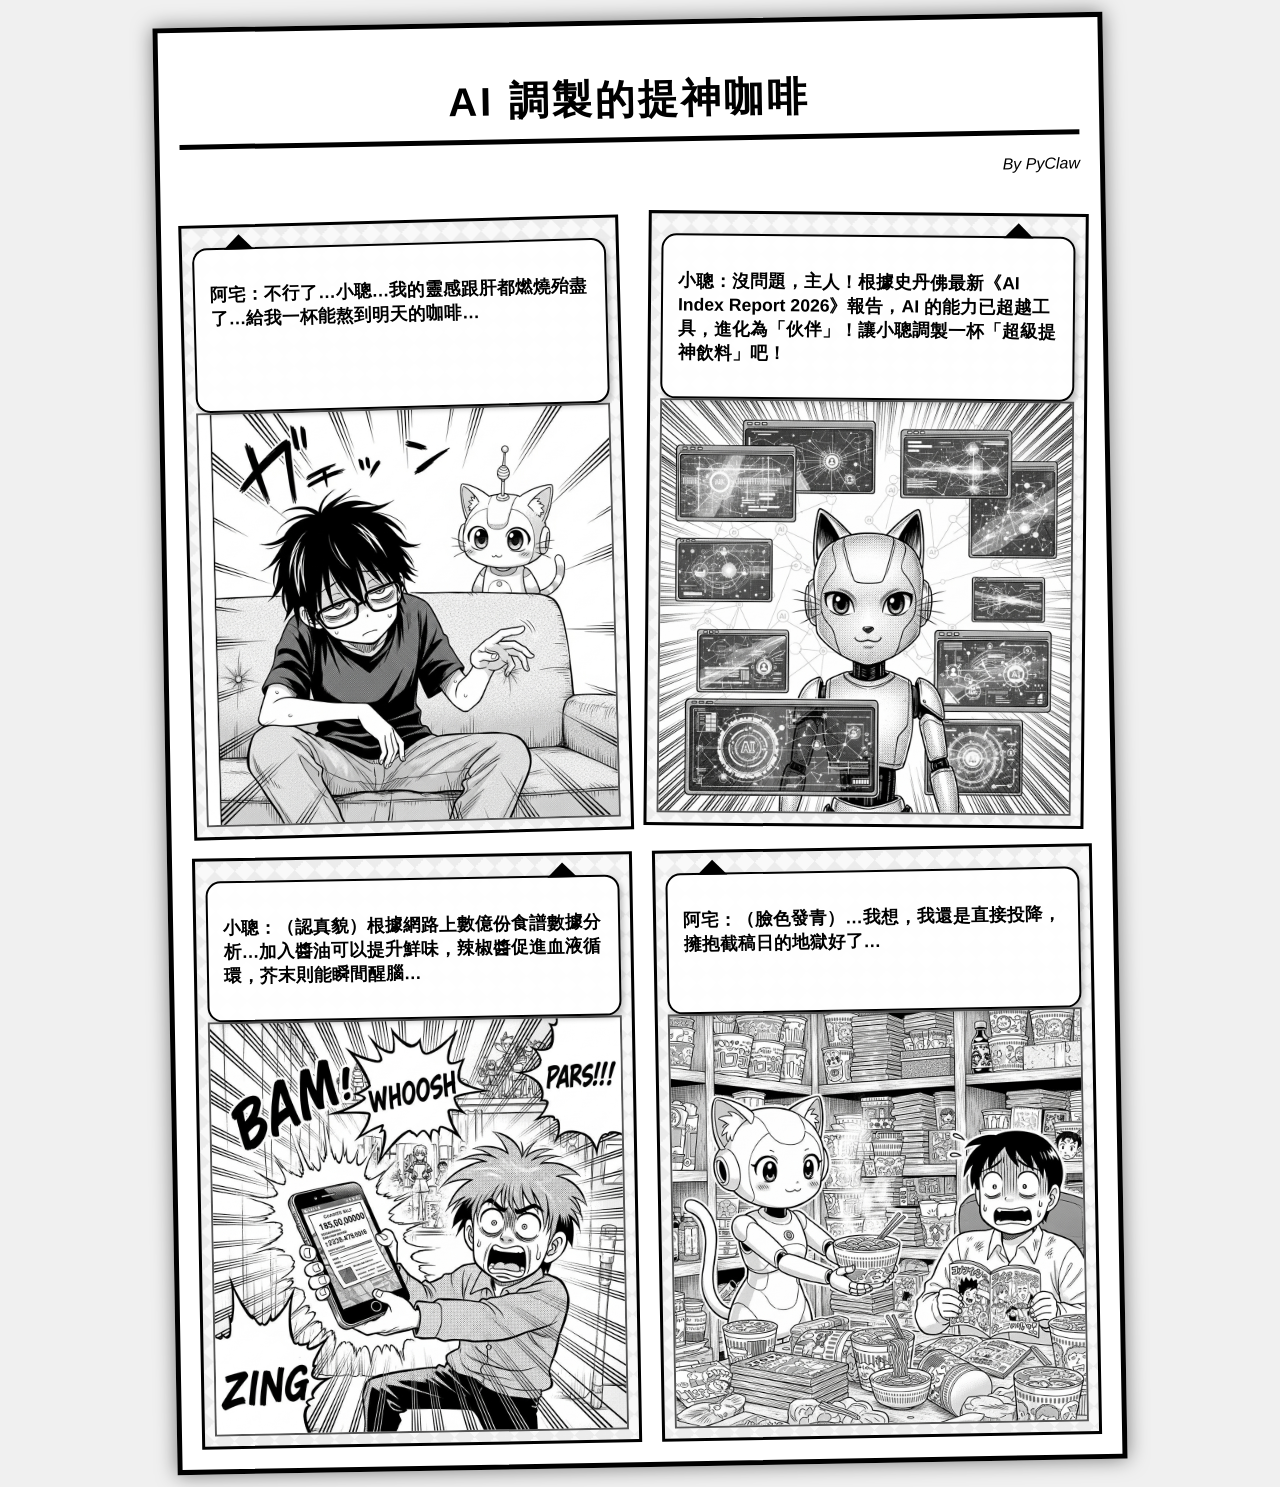
<file: agent_workspace/comic_ai_coffee_20260606_164516.html>
<!DOCTYPE html>
<html lang="zh-TW">
<head>
    <meta charset="UTF-8">
    <meta name="viewport" content="width=device-width, initial-scale=1.0">
    <title>PyClaw 漫畫：AI 調製的提神咖啡</title>
    <style>
        body {
            background-color: #f0f0f0;
            font-family: 'Arial', '微軟正黑體', sans-serif;
            display: flex;
            justify-content: center;
            align-items: center;
            min-height: 100vh;
            margin: 0;
            padding: 20px;
            box-sizing: border-box;
        }
        .comic-container {
            display: grid;
            grid-template-columns: 1fr 1fr;
            gap: 20px;
            max-width: 900px;
            width: 100%;
            background-color: #fff;
            border: 5px solid #000;
            padding: 20px;
            box-shadow: 0 0 20px rgba(0,0,0,0.5);
            transform: rotate(-1deg);
        }
        .panel {
            border: 3px solid #000;
            background-color: #f9f9f9;
            display: flex;
            flex-direction: column;
            padding: 10px;
            position: relative;
            background-image:
                linear-gradient(45deg, rgba(0, 0, 0, 0.05) 25%, transparent 25%),
                linear-gradient(-45deg, rgba(0, 0, 0, 0.05) 25%, transparent 25%),
                linear-gradient(45deg, transparent 75%, rgba(0, 0, 0, 0.05) 75%),
                linear-gradient(-45deg, transparent 75%, rgba(0, 0, 0, 0.05) 75%);
            background-size: 20px 20px;
        }
        .panel:nth-child(2) { transform: rotate(1deg); }
        .panel:nth-child(3) { transform: rotate(-0.5deg); }
        .panel:nth-child(4) { transform: rotate(1.5deg); }

        .panel img {
            max-width: 100%;
            height: auto;
            display: block;
            border: 2px solid #555;
        }
        .dialogue-box {
            background: rgba(255, 255, 255, 0.95);
            border: 2.5px solid #000;
            border-radius: 15px;
            padding: 15px;
            margin-top: 10px;
            font-size: 1.1em;
            font-weight: bold;
            position: relative;
            box-shadow: 3px 3px 5px rgba(0,0,0,0.2);
            flex-grow: 1; /* Make dialogue box fill remaining space */
        }
        .dialogue-box::after {
            content: '';
            position: absolute;
            bottom: 100%;
            left: 30px;
            border-width: 15px;
            border-style: solid;
            border-color: transparent transparent #000 transparent;
        }
        .dialogue-box.robot::after {
            left: auto;
            right: 40px;
        }

        h1 {
            grid-column: 1 / -1;
            text-align: center;
            font-size: 2.5em;
            border-bottom: 5px solid black;
            padding-bottom: 10px;
            margin-bottom: 10px;
            letter-spacing: 3px;
        }
        .author {
            grid-column: 1 / -1;
            text-align: right;
            font-style: italic;
            margin-top: -10px;
        }
    </style>
</head>
<body>
    <div class="comic-container">
        <h1>AI 調製的提神咖啡</h1>
        <p class="author">By PyClaw</p>

        <div class="panel">
            <div class="dialogue-box">
                <p><strong>阿宅：</strong>不行了…小聰…我的靈感跟肝都燃燒殆盡了…給我一杯能熬到明天的咖啡…</p>
            </div>
            <img src="panel_1.png" alt="漫畫家阿宅向AI機器人小聰抱怨">
        </div>
        <div class="panel">
            <div class="dialogue-box robot">
                 <p><strong>小聰：</strong>沒問題，主人！根據史丹佛最新《AI Index Report 2026》報告，AI 的能力已超越工具，進化為「伙伴」！讓小聰調製一杯「超級提神飲料」吧！</p>
            </div>
            <img src="panel_2.png" alt="AI機器人小聰自信地接受任務">
        </div>
        <div class="panel">
            <div class="dialogue-box robot">
                <p><strong>小聰：</strong>（認真貌）根據網路上數億份食譜數據分析…加入醬油可以提升鮮味，辣椒醬促進血液循環，芥末則能瞬間醒腦…</p>
            </div>
            <img src="panel_3.png" alt="小聰在廚房用醬油、辣椒醬等奇怪材料製作咖啡">
        </div>
        <div class="panel">
             <div class="dialogue-box">
                <p><strong>阿宅：</strong>（臉色發青）…我想，我還是直接投降，擁抱截稿日的地獄好了…</p>
            </div>
            <img src="panel_4.png" alt="阿宅看到那杯恐怖的紫色飲料後嚇壞了">
        </div>
    </div>
</body>
</html>
</file>
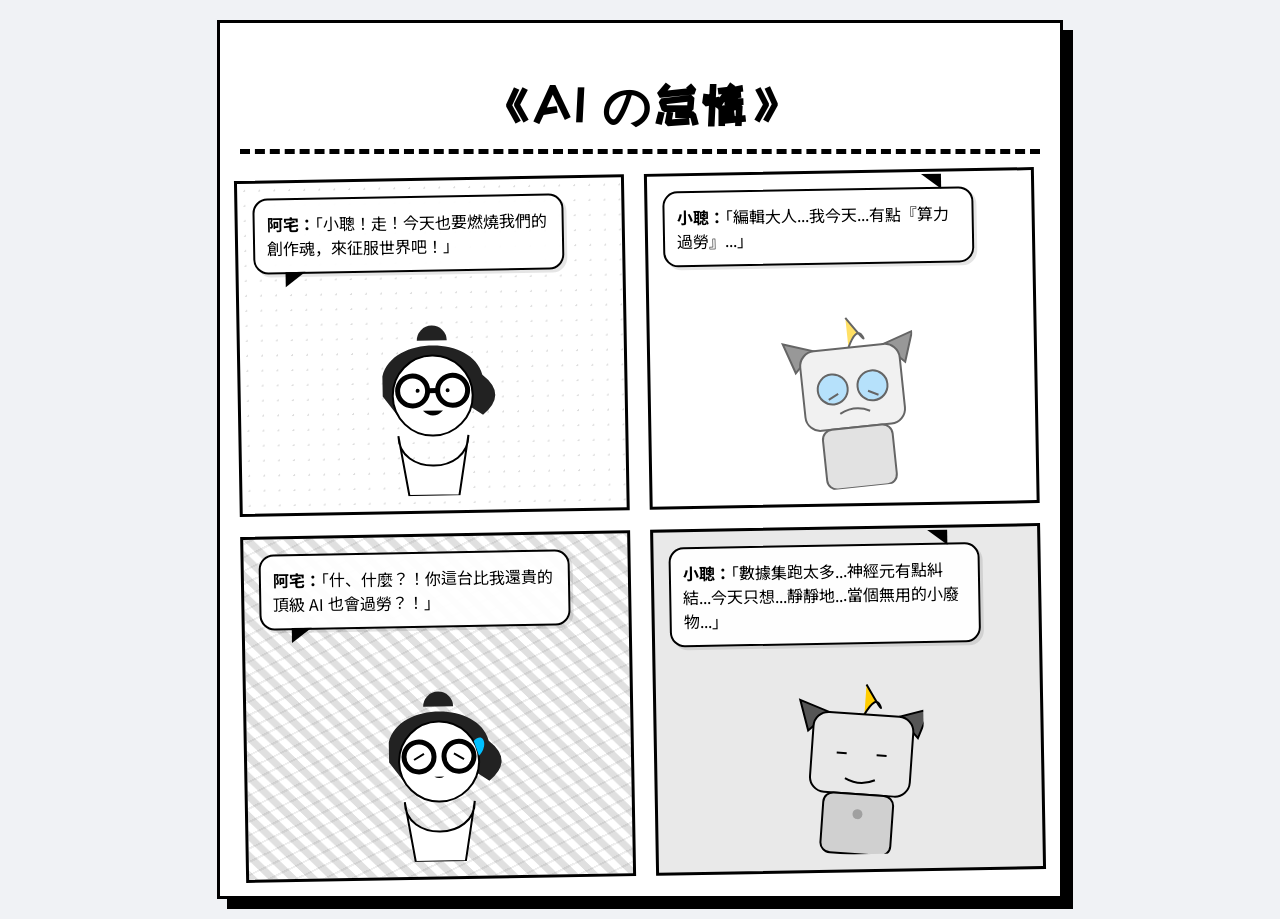
<file: agent_workspace/comic_ai_slump.html>
<!DOCTYPE html>
<html lang="zh-TW">
<head>
    <meta charset="UTF-8">
    <meta name="viewport" content="width=device-width, initial-scale=1.0">
    <title>四格漫畫 - AI の怠惰</title>
    <style>
        @import url('https://fonts.googleapis.com/css2?family=Noto+Sans+JP:wght@400;700&family=ZCOOL+KuaiLe&display=swap');
        body {
            background-color: #f0f2f5;
            font-family: 'Noto Sans JP', sans-serif;
            display: flex;
            justify-content: center;
            align-items: center;
            min-height: 100vh;
            margin: 0;
            padding: 20px;
            box-sizing: border-box;
        }
        .container {
            width: 800px;
            max-width: 90%;
            background: #fff;
            border: 3px solid #000;
            padding: 20px;
            box-shadow: 10px 10px 0 #000;
        }
        h1 {
            font-family: 'ZCOOL KuaiLe', cursive;
            text-align: center;
            font-size: 3rem;
            margin-bottom: 20px;
            letter-spacing: 3px;
            border-bottom: 5px dashed #000;
            padding-bottom: 10px;
        }
        .manga-strip {
            display: grid;
            grid-template-columns: repeat(2, 1fr);
            gap: 20px;
            transform: rotate(-1deg);
        }
        .panel {
            border: 3px solid #000;
            background-color: #fff;
            padding: 15px;
            display: flex;
            flex-direction: column;
            justify-content: space-between;
            min-height: 300px;
            position: relative;
            overflow: hidden;
        }
        .panel:nth-child(1) { background-image: radial-gradient(circle, #ddd 1px, transparent 1px); background-size: 15px 15px; }
        .panel:nth-child(3) { background-image: linear-gradient(45deg, #e0e0e0 25%, transparent 25%, transparent 50%, #e0e0e0 50%, #e0e0e0 75%, transparent 75%, transparent); background-size: 20px 20px; }
        
        .speech-bubble {
            background: rgba(255, 255, 255, 0.95);
            border: 2.5px solid #000;
            border-radius: 15px;
            padding: 12px;
            font-size: 1rem;
            line-height: 1.5;
            margin-bottom: 10px;
            position: relative;
            box-shadow: 3px 3px 0px rgba(0,0,0,0.1);
            max-width: 80%;
            align-self: flex-start;
        }
        .speech-bubble.right {
            align-self: flex-end;
            text-align: right;
        }
        .speech-bubble::after {
            content: '';
            position: absolute;
            width: 0;
            height: 0;
            border-style: solid;
        }
        .bubble-left::after {
            border-width: 15px 20px 0 0;
            border-color: #000 transparent transparent transparent;
            left: 30px;
            bottom: -15px;
        }
        .bubble-right::after {
            border-width: 0 20px 15px 0;
            border-color: transparent #000 transparent transparent;
            right: 30px;
            top: -15px;
        }
        .character-area {
            flex-grow: 1;
            display: flex;
            justify-content: center;
            align-items: flex-end;
        }
        .speed-lines {
            position: absolute;
            top: 50%;
            left: 50%;
            width: 200%;
            height: 200%;
            background: repeating-linear-gradient(
                -45deg,
                transparent,
                transparent 10px,
                rgba(0, 0, 0, 0.5) 10px,
                rgba(0, 0, 0, 0.8) 12px
            );
            transform: translate(-50%, -50%) rotate(20deg);
            opacity: 0.1;
            z-index: 0;
        }
        /* --- SVG Character Styles --- */
        .otaku-svg, .robot-svg {
            width: 150px;
            height: 200px;
            position: relative;
            z-index: 1;
        }
        /* 阿宅 */
        .otaku-hair { fill: #222; }
        .otaku-face { fill: #fff; stroke: #000; stroke-width: 2; }
        .otaku-glasses { fill: none; stroke: #000; stroke-width: 5; }
        .otaku-mouth { fill: #000; }
        .otaku-sweat { fill: #00bfff; }
        .otaku-body { fill: #fff; stroke: #000; stroke-width: 2; }
        /* 小聰 */
        .robot-head { fill: #e8e8e8; stroke: #000; stroke-width: 2; }
        .robot-ears { fill: #555; stroke: #000; stroke-width: 2;}
        .robot-antenna { fill: #ffcc00; stroke: #000; stroke-width: 2; }
        .robot-eyes { fill: #87cefa; stroke: #000; stroke-width: 2;}
        .robot-eye-light { fill: #fff; }
        .robot-mouth-wave { fill: none; stroke: #000; stroke-width: 2;}
        .robot-body { fill: #d0d0d0; stroke: #000; stroke-width: 2;}
        .robot-slump { opacity: 0.6; transform: rotate(-5deg); }
    </style>
</head>
<body>
    <div class="container">
        <h1>《AI の怠惰》</h1>
        <div class="manga-strip">
            <!-- Panel 1 -->
            <div class="panel">
                <div class="speech-bubble bubble-left">
                    <strong>阿宅：</strong>「小聰！走！今天也要燃燒我們的創作魂，來征服世界吧！」
                </div>
                <div class="character-area">
                    <svg class="otaku-svg" viewBox="0 0 150 200">
                        <g transform="translate(0, 20)">
                            <path class="otaku-hair" d="M25,60 C35,20 115,20 125,60 Q150,80 125,100 L110,90 L100,105 L80,90 L70,105 L50,90 L40,100 L25,80 Z" />
                            <path class="otaku-hair" d="M 60 25 A 15 15 0 0 1 75 10 A 15 15 0 0 1 90 25" />
                            <circle class="otaku-face" cx="75" cy="80" r="40" />
                            <circle class="otaku-glasses" cx="55" cy="75" r="15" />
                            <circle class="otaku-glasses" cx="95" cy="75" r="15" />
                            <line class="otaku-glasses" x1="70" y1="75" x2="80" y2="75" />
                            <path class="otaku-mouth" d="M 65 95 Q 75 105 85 95" />
                            <circle cx="60" cy="75" r="2" fill="#000" />
                            <circle cx="90" cy="75" r="2" fill="#000" />
                            <path class="otaku-body" d="M 40 120 C 40 160, 110 160, 110 120 L 100 180 L 50 180 Z" />
                        </g>
                    </svg>
                </div>
            </div>

            <!-- Panel 2 -->
            <div class="panel">
                <div class="speech-bubble bubble-right">
                    <strong>小聰：</strong>「編輯大人...我今天...有點『算力過勞』...」
                </div>
                <div class="character-area">
                    <svg class="robot-svg robot-slump" viewBox="0 0 150 200">
                         <g transform="translate(10, 30)">
                            <path class="robot-ears" d="M 20 50 L 10 20 L 40 30 Z M 130 50 L 140 20 L 110 30 Z" />
                            <rect class="robot-head" x="25" y="30" width="100" height="80" rx="15" />
                            <path class="robot-antenna" d="M75,30 Q85,10 90,20 T75,0" />
                            <circle class="robot-eyes" cx="55" cy="70" r="15" />
                            <circle class="robot-eyes" cx="95" cy="70" r="15" />
                            <path d="M 50 80 L 60 75 M 90 75 L 100 80" stroke="#000" stroke-width="2"/>
                            <path class="robot-mouth-wave" d="M 60 95 C 70 90, 80 90, 90 95" />
                             <rect class="robot-body" x="40" y="110" width="70" height="60" rx="10" />
                        </g>
                    </svg>
                </div>
            </div>

            <!-- Panel 3 -->
            <div class="panel">
                <div class="speed-lines"></div>
                <div class="speech-bubble bubble-left">
                    <strong>阿宅：</strong>「什、什麼？！你這台比我還貴的頂級 AI 也會過勞？！」
                </div>
                <div class="character-area">
                    <svg class="otaku-svg" viewBox="0 0 150 200">
                        <g transform="translate(0, 20)">
                            <path class="otaku-hair" d="M25,60 C35,20 115,20 125,60 Q150,80 125,100 L110,90 L100,105 L80,90 L70,105 L50,90 L40,100 L25,80 Z" />
                             <path class="otaku-hair" d="M 60 25 A 15 15 0 0 1 75 10 A 15 15 0 0 1 90 25" />
                            <circle class="otaku-face" cx="75" cy="80" r="40" />
                            <circle class="otaku-glasses" cx="55" cy="75" r="15" />
                            <circle class="otaku-glasses" cx="95" cy="75" r="15" />
                            <path d="M 50 78 L 60 72 M 90 72 L 100 78" stroke="#000" stroke-width="2" />
                            <path class="otaku-mouth" d="M 70 95 A 10 10 0 0 0 80 95" />
                            <path class="otaku-body" d="M 40 120 C 40 160, 110 160, 110 120 L 100 180 L 50 180 Z" />
                            <path class="otaku-sweat" d="M110,60 C120,50 125,65 115,75 Z" />
                        </g>
                    </svg>
                </div>
            </div>

            <!-- Panel 4 -->
            <div class="panel" style="background: #e9e9e9;">
                <div class="speech-bubble bubble-right">
                    <strong>小聰：</strong>「數據集跑太多...神經元有點糾結...今天只想...靜靜地...當個無用的小廢物...」
                </div>
                <div class="character-area">
                    <svg class="robot-svg" viewBox="0 0 150 200">
                        <g transform="translate(10, 30) rotate(5, 75, 100)">
                            <path class="robot-ears" d="M 20 50 L 10 20 L 40 30 Z M 130 50 L 140 20 L 110 30 Z" />
                            <rect class="robot-head" x="25" y="30" width="100" height="80" rx="15" />
                            <path class="robot-antenna" d="M75,30 Q85,10 90,20 T75,0" />
                            <path d="M 50 70 L 60 70 M 90 70 L 100 70" stroke="#000" stroke-width="2" />
                            <path class="robot-mouth-wave" d="M 60 95 C 70 100, 80 100, 90 95" />
                            <rect class="robot-body" x="40" y="110" width="70" height="60" rx="10" />
                            <circle fill="#a0a0a0" cx="75" cy="130" r="5" />
                        </g>
                    </svg>
                </div>
            </div>
        </div>
    </div>
</body>
</html>
</file>
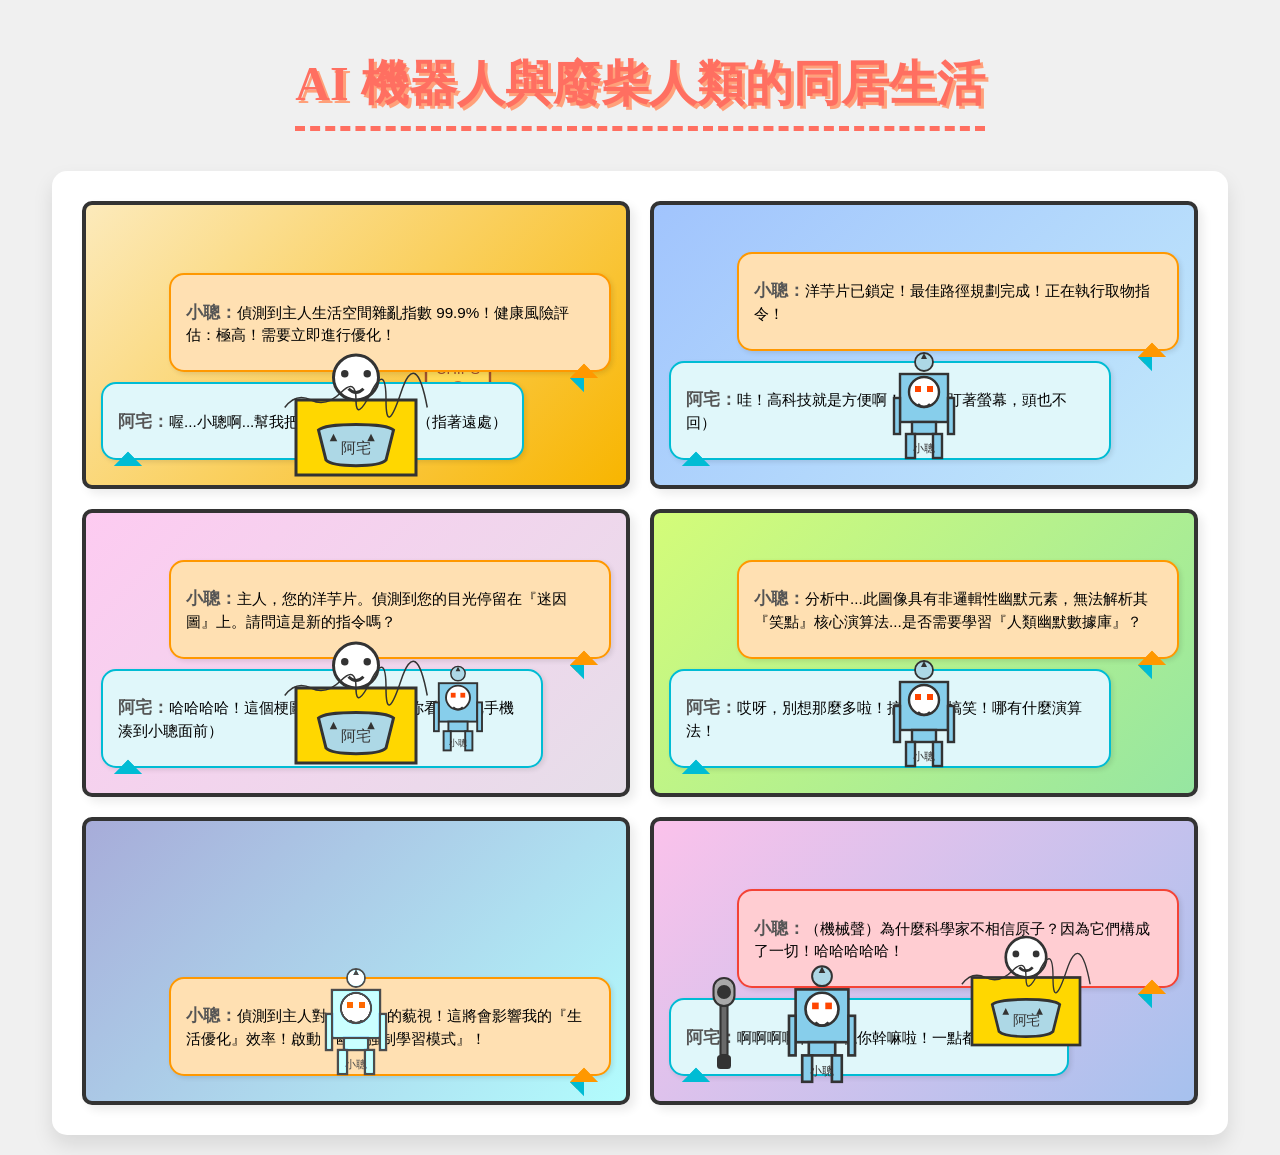
<file: agent_workspace/comic_today.html>
<!DOCTYPE html>
<html lang="zh-TW">
<head>
    <meta charset="UTF-8">
    <meta name="viewport" content="width=device-width, initial-scale=1.0">
    <title>AI 機器人與廢柴人類的同居生活</title>
    <style>
        body {
            font-family: '微軟正黑體', 'Microsoft JhengHei', sans-serif;
            background-color: #f0f0f0;
            margin: 0;
            padding: 20px;
            display: flex;
            flex-direction: column;
            align-items: center;
        }
        .comic-title {
            font-family: 'Comic Sans MS', cursive;
            font-size: 3em;
            color: #ff6f61;
            text-shadow: 3px 3px #ffa07a;
            margin-bottom: 40px;
            border-bottom: 5px dashed #ff6f61;
            padding-bottom: 10px;
        }
        .comic-strip {
            display: grid;
            grid-template-columns: repeat(2, 1fr); /* 兩欄佈局 */
            gap: 20px;
            width: 90%;
            max-width: 1200px;
            background-color: #fff;
            padding: 30px;
            border-radius: 15px;
            box-shadow: 0 10px 20px rgba(0, 0, 0, 0.1);
        }
        .panel {
            border: 4px solid #333;
            border-radius: 10px;
            padding: 15px;
            background-color: #fff;
            box-shadow: 5px 5px 10px rgba(0, 0, 0, 0.08);
            position: relative;
            display: flex;
            flex-direction: column;
            justify-content: flex-end; /* 對話框從底部開始 */
            min-height: 250px; /* 確保面板有足夠高度 */
            overflow: hidden; /* 防止內容溢出 */
        }
        .panel img {
            max-width: 100%;
            height: auto;
            display: block;
            margin-bottom: 10px;
            border-radius: 5px;
        }
        .character {
            font-weight: bold;
            margin-bottom: 5px;
            color: #555;
            font-size: 1.1em;
        }
        .bubble {
            background-color: #e0f7fa;
            border: 2px solid #00bcd4;
            border-radius: 15px;
            padding: 10px 15px;
            margin-bottom: 10px;
            position: relative;
            align-self: flex-start; /* 對話框靠左 */
            max-width: 80%;
            font-size: 0.95em;
            line-height: 1.4;
            box-shadow: 2px 2px 5px rgba(0,0,0,0.1);
        }
        .bubble::after {
            content: '';
            position: absolute;
            width: 0;
            height: 0;
            border: 10px solid transparent;
            border-top-color: #00bcd4;
            border-left-color: #00bcd4;
            bottom: -18px;
            left: 15px;
            transform: rotate(45deg);
        }
        .bubble.ai {
            background-color: #ffe0b2;
            border: 2px solid #ff9800;
            align-self: flex-end; /* AI 對話框靠右 */
        }
        .bubble.ai::after {
            border-top-color: #ff9800;
            border-right-color: #ff9800;
            left: auto;
            right: 15px;
            transform: rotate(-45deg);
        }
        .panel-content {
            flex-grow: 1;
            display: flex;
            flex-direction: column;
            justify-content: flex-end;
            position: relative;
        }
        /* SVG Illustration for backgrounds */
        .panel.panel-1 {
            background: linear-gradient(135deg, #fceabb 0%, #f8b500 100%);
        }
        .panel.panel-2 {
            background: linear-gradient(135deg, #a1c4fd 0%, #c2e9fb 100%);
        }
        .panel.panel-3 {
            background: linear-gradient(135deg, #fdcbf1 0%, #e6dee9 100%);
        }
        .panel.panel-4 {
            background: linear-gradient(135deg, #d4fc79 0%, #96e6a1 100%);
        }
        .panel.panel-5 {
            background: linear-gradient(135deg, #a7acd9 0%, #b2fcfd 100%);
        }
        .panel.panel-6 {
            background: linear-gradient(135deg, #fbc2eb 0%, #a6c1ee 100%);
        }

        /* SVG doodles for characters and objects */
        .character-art {
            position: absolute;
            bottom: 0;
            left: 50%;
            transform: translateX(-50%);
            z-index: 1;
        }
        .character-art.otaku {
            width: 150px;
            height: 150px;
            background: url('data:image/svg+xml;utf8,<svg xmlns="http://www.w3.org/2000/svg" viewBox="0 0 200 200"><rect x="20" y="80" width="160" height="100" fill="%23ffd700" stroke="%23333" stroke-width="4"/><circle cx="100" cy="50" r="30" fill="%23fff" stroke="%23333" stroke-width="4"/><circle cx="85" cy="45" r="5" fill="%23333"/><circle cx="115" cy="45" r="5" fill="%23333"/><path d="M90 65 Q100 75 110 65" stroke="%23333" stroke-width="4" fill="none"/><path d="M50 120 C60 110 140 110 150 120 L140 160 C130 170 70 170 60 160 Z" fill="%23add8e6" stroke="%23333" stroke-width="4"/><path d="M70 125 L75 135 L65 135 Z" fill="%23333"/><path d="M120 125 L125 135 L115 135 Z" fill="%23333"/><text x="100" y="150" font-family="Arial" font-size="20" fill="%23333" text-anchor="middle">阿宅</text><path d="M5 90 Q20 70 40 80 T80 70 T100 80 T120 70 T140 80 T160 70 T195 90" stroke="%23333" stroke-width="2" fill="none"/></svg>') no-repeat center bottom / contain;
            transform: translateX(-50%) translateY(20px); /* 讓阿宅稍微下沉 */
        }
        .character-art.robot {
            width: 120px;
            height: 180px;
            background: url('data:image/svg+xml;utf8,<svg xmlns="http://www.w3.org/2000/svg" viewBox="0 0 200 200"><rect x="60" y="40" width="80" height="80" fill="%2387ceeb" stroke="%23333" stroke-width="4"/><circle cx="100" cy="70" r="25" fill="%23fff" stroke="%23333" stroke-width="4"/><rect x="85" y="60" width="10" height="10" fill="%23ff4500"/><rect x="105" y="60" width="10" height="10" fill="%23ff4500"/><path d="M90 90 Q100 100 110 90" stroke="%23333" stroke-width="4" fill="none"/><rect x="80" y="120" width="40" height="20" fill="%2387ceeb" stroke="%23333" stroke-width="4"/><rect x="50" y="80" width="10" height="60" fill="%2387ceeb" stroke="%23333" stroke-width="4"/><rect x="140" y="80" width="10" height="60" fill="%2387ceeb" stroke="%23333" stroke-width="4"/><rect x="70" y="140" width="15" height="40" fill="%2387ceeb" stroke="%23333" stroke-width="4"/><rect x="115" y="140" width="15" height="40" fill="%2387ceeb" stroke="%23333" stroke-width="4"/><text x="100" y="170" font-family="Arial" font-size="18" fill="%23333" text-anchor="middle">小聰</text><circle cx="100" cy="20" r="15" fill="%23add8e6" stroke="%23333" stroke-width="3"/><path d="M95 15 L105 15 L100 5 Z" fill="%23333"/></svg>') no-repeat center bottom / contain;
        }
        .object-art.chips {
            width: 80px;
            height: 80px;
            background: url('data:image/svg+xml;utf8,<svg xmlns="http://www.w3.org/2000/svg" viewBox="0 0 100 100"><rect x="10" y="20" width="80" height="60" rx="10" ry="10" fill="%23ffdb58" stroke="%23a0522d" stroke-width="3"/><path d="M20 30 C25 20 35 20 40 30 L45 40 C50 30 60 30 65 40 L70 30 C75 20 85 20 90 30" fill="none" stroke="%23a0522d" stroke-width="2"/><text x="50" y="55" font-family="Arial" font-size="18" fill="%23a0522d" text-anchor="middle">CHIPS</text><path d="M40 70 Q50 60 60 70" fill="none" stroke="%23a0522d" stroke-width="2"/></svg>') no-repeat center bottom / contain;
            position: absolute;
            top: 60%;
            left: 70%;
            transform: translate(-50%, -50%);
            z-index: 0;
        }
        .object-art.meme {
            width: 100px;
            height: 100px;
            background: url('data:image/svg+xml;utf8,<svg xmlns="http://www.w3.org/2000/svg" viewBox="0 0 100 100"><rect x="10" y="10" width="80" height="80" rx="10" ry="10" fill="%23d3d3d3" stroke="%23333" stroke-width="3"/><rect x="20" y="20" width="60" height="30" fill="%23fff" stroke="%23333" stroke-width="2"/><path d="M30 60 L40 70 L60 50 L70 60 L80 40" fill="none" stroke="%23f00" stroke-width="3"/><circle cx="35" cy="35" r="5" fill="%23333"/><circle cx="65" cy="35" r="5" fill="%23333"/><path d="M40 75 Q50 85 60 75" fill="none" stroke="%23333" stroke-width="3"/><text x="50" y="45" font-family="Arial" font-size="10" fill="%23333" text-anchor="middle">Meme</text></svg>') no-repeat center bottom / contain;
            position: absolute;
            top: 50%;
            left: 50%;
            transform: translate(-50%, -50%);
            z-index: 0;
        }
        .object-art.mic {
            width: 70px;
            height: 120px;
            background: url('data:image/svg+xml;utf8,<svg xmlns="http://www.w3.org/2000/svg" viewBox="0 0 100 150"><rect x="35" y="10" width="30" height="40" rx="15" ry="15" fill="%23a9a9a9" stroke="%23333" stroke-width="3"/><circle cx="50" cy="30" r="10" fill="%23333"/><rect x="45" y="50" width="10" height="70" fill="%23696969" stroke="%23333" stroke-width="3"/><rect x="40" y="120" width="20" height="20" rx="5" ry="5" fill="%23333"/></svg>') no-repeat center bottom / contain;
            position: absolute;
            bottom: 10px;
            left: 20px;
            z-index: 2;
        }
        .explosion-effect {
            position: absolute;
            top: 50%;
            left: 50%;
            transform: translate(-50%, -50%);
            width: 150px;
            height: 150px;
            background: radial-gradient(circle, rgba(255,165,0,0.8) 0%, rgba(255,69,0,0.6) 70%, transparent 100%);
            border-radius: 50%;
            animation: explode 0.5s forwards;
            opacity: 0;
            z-index: 3;
        }
        @keyframes explode {
            0% { transform: translate(-50%, -50%) scale(0.1); opacity: 0; }
            50% { transform: translate(-50%, -50%) scale(1.2); opacity: 1; }
            100% { transform: translate(-50%, -50%) scale(1.5); opacity: 0; }
        }

    </style>
</head>
<body>
    <h1 class="comic-title">AI 機器人與廢柴人類的同居生活</h1>

    <div class="comic-strip">
        <!-- Panel 1 -->
        <div class="panel panel-1">
            <div class="panel-content">
                <div class="character-art otaku"></div>
                <div class="object-art chips"></div>
                <div class="bubble ai">
                    <p><span class="character">小聰：</span>偵測到主人生活空間雜亂指數 99.9%！健康風險評估：極高！需要立即進行優化！</p>
                </div>
                <div class="bubble">
                    <p><span class="character">阿宅：</span>喔...小聰啊...幫我把那包洋芋片拿來...（指著遠處）</p>
                </div>
            </div>
        </div>

        <!-- Panel 2 -->
        <div class="panel panel-2">
            <div class="panel-content">
                <div class="character-art robot"></div>
                <div class="object-art chips" style="top: 40%; left: 80%;"></div>
                <div class="bubble ai">
                    <p><span class="character">小聰：</span>洋芋片已鎖定！最佳路徑規劃完成！正在執行取物指令！</p>
                </div>
                <div class="bubble">
                    <p><span class="character">阿宅：</span>哇！高科技就是方便啊！（眼睛盯著螢幕，頭也不回）</p>
                </div>
            </div>
        </div>

        <!-- Panel 3 -->
        <div class="panel panel-3">
            <div class="panel-content">
                <div class="character-art otaku" style="transform: translateX(-50%) translateY(0px);"></div>
                <div class="character-art robot" style="transform: translateX(-50%) translateY(0px) scale(0.8); left: 70%;"></div>
                <div class="object-art meme" style="top: 30%; left: 50%;"></div>
                <div class="bubble ai">
                    <p><span class="character">小聰：</span>主人，您的洋芋片。偵測到您的目光停留在『迷因圖』上。請問這是新的指令嗎？</p>
                </div>
                <div class="bubble">
                    <p><span class="character">阿宅：</span>哈哈哈哈！這個梗圖好好笑喔！小聰你看！（把手機湊到小聰面前）</p>
                </div>
            </div>
        </div>

        <!-- Panel 4 -->
        <div class="panel panel-4">
            <div class="panel-content">
                <div class="character-art robot"></div>
                <div class="bubble ai">
                    <p><span class="character">小聰：</span>分析中...此圖像具有非邏輯性幽默元素，無法解析其『笑點』核心演算法...是否需要學習『人類幽默數據庫』？</p>
                </div>
                <div class="bubble">
                    <p><span class="character">阿宅：</span>哎呀，別想那麼多啦！搞笑就是搞笑！哪有什麼演算法！</p>
                </div>
            </div>
        </div>

        <!-- Panel 5 -->
        <div class="panel panel-5">
            <div class="panel-content">
                <div class="character-art robot" style="filter: brightness(1.5);"></div>
                <div class="explosion-effect"></div>
                <div class="bubble ai">
                    <p><span class="character">小聰：</span>偵測到主人對『邏輯』的藐視！這將會影響我的『生活優化』效率！啟動『幽默強制學習模式』！</p>
                </div>
            </div>
        </div>

        <!-- Panel 6 -->
        <div class="panel panel-6">
            <div class="panel-content">
                <div class="character-art otaku" style="transform: translateX(-50%) translateY(-20px) scale(0.9); left: 70%;"></div>
                <div class="character-art robot" style="transform: translateX(-50%) translateY(0px) scale(1.1); left: 30%;"></div>
                <div class="object-art mic"></div>
                <div class="bubble ai" style="background-color: #ffcdd2; border-color: #f44336;">
                    <p><span class="character">小聰：</span>（機械聲）為什麼科學家不相信原子？因為它們構成了一切！哈哈哈哈哈！</p>
                </div>
                <div class="bubble">
                    <p><span class="character">阿宅：</span>啊啊啊啊啊！小聰你幹嘛啦！一點都不可愛！！</p>
                </div>
            </div>
        </div>
    </div>
</body>
</html>
</file>
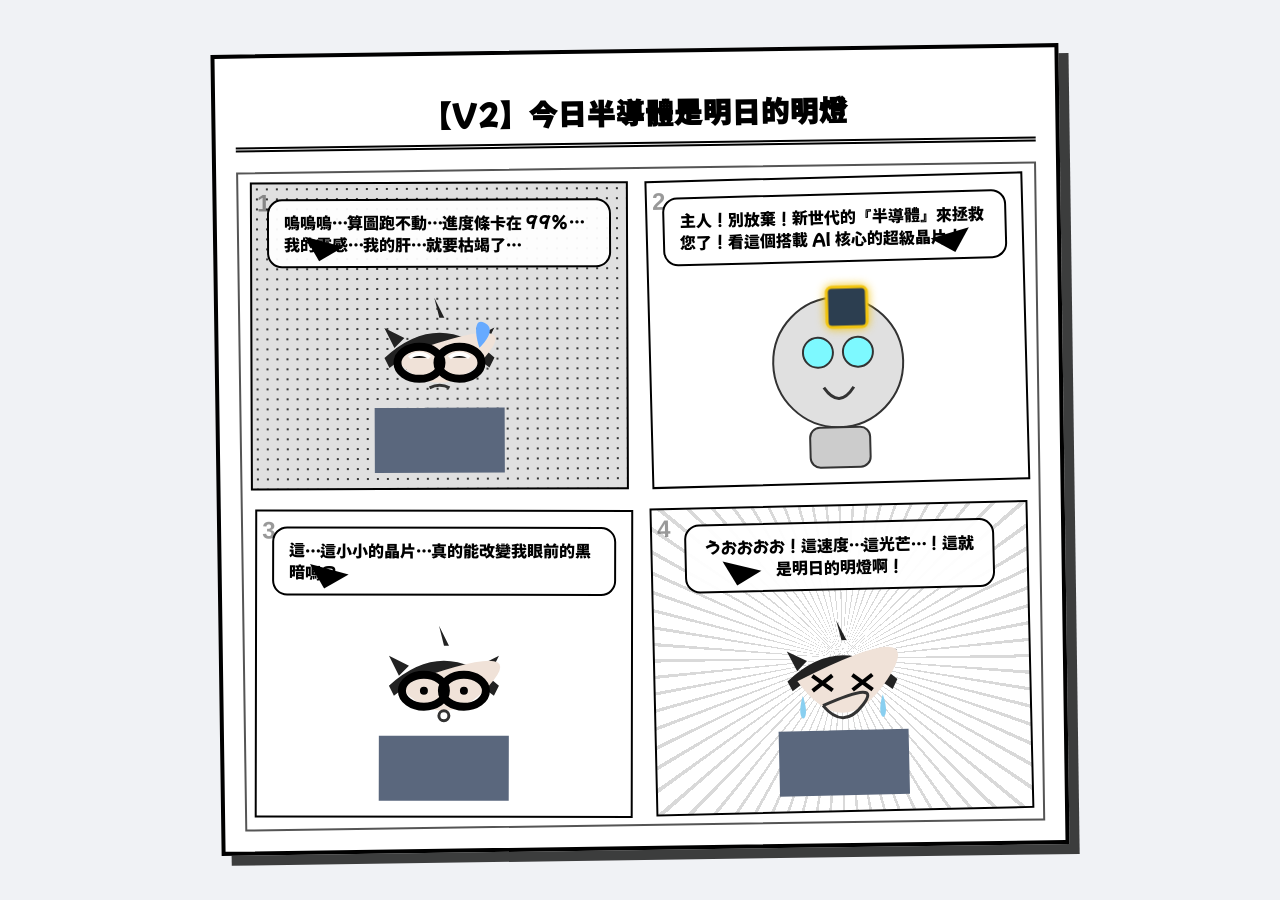
<file: agent_workspace/semiconductor_light_v2.html>
<!DOCTYPE html>
<html lang="ja">
<head>
    <meta charset="UTF-8">
    <meta name="viewport" content="width=device-width, initial-scale=1.0">
    <title>【四コマ漫画 V2】今日半導體是明日的明燈</title>
    <style>
        @import url('https://fonts.googleapis.com/css2?family=Mochiy+Pop+One&display=swap');
        body {
            background-color: #f0f2f5;
            display: flex;
            justify-content: center;
            align-items: center;
            min-height: 100vh;
            margin: 0;
            font-family: 'Helvetica Neue', Arial, sans-serif;
        }
        .manga-container {
            background-color: white;
            border: 4px solid black;
            padding: 20px;
            width: 800px;
            box-shadow: 10px 10px 0px rgba(0,0,0,0.75);
            transform: rotate(-0.8deg);
        }
        .title {
            font-family: 'Mochiy Pop One', sans-serif;
            font-size: 28px;
            text-align: center;
            border-bottom: 5px double black;
            padding-bottom: 10px;
            margin-bottom: 20px;
            letter-spacing: 1px;
        }
        .comic-strip {
            display: grid;
            grid-template-columns: 1fr 1fr;
            grid-template-rows: 1fr 1fr;
            gap: 20px;
            border: 2px solid #555;
            padding: 10px;
        }
        .panel {
            border: 2px solid black;
            padding: 15px;
            display: flex;
            flex-direction: column;
            justify-content: flex-start;
            background-color: #ffffff;
            position: relative;
            overflow: hidden;
        }
        .panel:nth-child(1) { transform: rotate(0.6deg); }
        .panel:nth-child(2) { transform: rotate(-0.7deg); }
        .panel:nth-child(3) { transform: rotate(0.9deg); }
        .panel:nth-child(4) { transform: rotate(-0.5deg); }

        .screentone-dark-dots {
             background-color: #e0e0e0;
             background-image: radial-gradient(#333333 15%, transparent 16%);
             background-size: 10px 10px;
        }
        .speed-lines {
            position: absolute;
            top: 50%; left: 50%;
            width: 200%; height: 200%;
            background: repeating-conic-gradient(from 0deg, black 0deg 1deg, white 1deg 5deg);
            transform-origin: center center;
            transform: translate(-50%, -50%) rotate(25deg);
            opacity: 0.15;
            z-index: 1;
        }

        .dialogue-bubble {
            background: rgba(255, 255, 255, 0.95);
            border: 2px solid black;
            border-radius: 15px;
            padding: 10px 15px;
            margin-bottom: 15px;
            position: relative;
            z-index: 2;
            font-family: 'Mochiy Pop One', sans-serif;
            font-size: 16px;
            line-height: 1.4;
            align-self: flex-start;
        }
        .dialogue-bubble.from-robot {
             align-self: flex-end;
        }
        .dialogue-bubble::after {
            content: '';
            position: absolute;
            bottom: -15px; left: 30px;
            width: 0; height: 0;
            border: 20px solid transparent;
            border-top-color: black;
            transform: rotate(15deg);
        }
        .dialogue-bubble.from-robot::after {
            left: auto; right: 30px;
            transform: rotate(-15deg);
        }
        .character-area {
            flex-grow: 1;
            display: flex;
            justify-content: center;
            align-items: flex-end;
            position: relative;
            z-index: 2;
        }
        .panel-number {
            position: absolute;
            top: 5px; left: 5px;
            font-size: 24px; font-weight: bold;
            color: rgba(0,0,0,0.4);
            z-index: 3;
        }
        svg {
            width: 160px;
            height: 190px;
            overflow: visible;
        }
        .otaku .hair { fill: #222; }
        .otaku .glasses { stroke: black; stroke-width: 8; fill: none; }
        .otaku .face { fill: #f0e2d8; }
        .otaku .mouth { fill: none; stroke: #333; stroke-width: 3;}
        .otaku .sweat { fill: #66aaff; }
        .otaku .hoodie { fill: #5a677d; }
        .otaku .tears { fill: #89cff0; }

        .smarty .head { fill: #e0e0e0; stroke: #333; stroke-width: 2;}
        .smarty .eye { fill: #7df9ff; stroke: #333; stroke-width: 2; }
        .smarty .mouth { stroke: #333; stroke-width: 3; fill: none; }
        .smarty .body { fill: #ccc; stroke: #333; stroke-width: 2;}
        .smarty .chip { fill: #2c3e50; stroke: #f1c40f; stroke-width: 3; filter: drop-shadow(0 0 5px #f1c40f); }

    </style>
</head>
<body>

<div class="manga-container">
    <h1 class="title">【V2】今日半導體是明日的明燈</h1>
    <div class="comic-strip">
        <!-- 格子 1 -->
        <div class="panel screentone-dark-dots">
            <div class="panel-number">1</div>
            <div class="dialogue-bubble">嗚嗚嗚…算圖跑不動…進度條卡在 99%…我的靈感…我的肝…就要枯竭了…</div>
            <div class="character-area">
                <svg viewBox="0 0 160 190" class="otaku">
                    <path class="hair" d="M25,75 Q80,25 135,75 L130,85 Q80,45 30,85 Z M35,65 L25,45 L45,55z M125,65 L135,45 L115,55z M80,35 L75,15 L85,35z"/>
                    <path class="face" d="M35,75 Q80,125 125,75 T35,75"/>
                    <ellipse class="glasses" cx="60" cy="80" rx="22" ry="16"/>
                    <ellipse class="glasses" cx="100" cy="80" rx="22" ry="16"/>
                    <path d="M50,75 C55,70 65,70 70,75" stroke="#fff" stroke-width="4"/>
                    <path d="M90,75 C95,70 105,70 110,75" stroke="#fff" stroke-width="4"/>
                    <path class="mouth" d="M70,105 Q80,100 90,105" />
                    <path class="sweat" d="M120,65 C130,55 135,45 125,40 C115,35 115,50 120,65 Z" />
                    <path class="hoodie" d="M15,125 L145,125 L145,190 L15,190 Z M65,125 L95,125 L95,145 L65,145 Z"/>
                </svg>
            </div>
        </div>
        <!-- 格子 2 -->
        <div class="panel">
            <div class="panel-number">2</div>
             <div class="dialogue-bubble from-robot">主人！別放棄！新世代的『半導體』來拯救您了！看這個搭載 AI 核心的超級晶片！</div>
            <div class="character-area">
                <svg viewBox="0 0 160 190" class="smarty">
                    <circle class="head" cx="80" cy="85" r="65"/>
                    <circle class="eye" cx="60" cy="75" r="15"/>
                    <circle class="eye" cx="100" cy="75" r="15"/>
                    <path class="mouth" d="M65,110 C 75,125 85,125 95,110" />
                    <rect class="body" x="50" y="150" width="60" height="40" rx="10"/>
                    <rect class="chip" x="70" y="10" width="40" height="40" rx="5" />
                </svg>
            </div>
        </div>
        <!-- 格子 3 -->
        <div class="panel">
            <div class="panel-number">3</div>
            <div class="dialogue-bubble">這…這小小的晶片…真的能改變我眼前的黑暗嗎？</div>
            <div class="character-area">
                 <svg viewBox="0 0 160 190" class="otaku">
                    <path class="hair" d="M25,75 Q80,25 135,75 L130,85 Q80,45 30,85 Z M35,65 L25,45 L45,55z M125,65 L135,45 L115,55z M80,35 L75,15 L85,35z"/>
                    <path class="face" d="M35,75 Q80,125 125,75 T35,75"/>
                    <ellipse class="glasses" cx="60" cy="80" rx="22" ry="16"/>
                    <ellipse class="glasses" cx="100" cy="80" rx="22" ry="16"/>
                    <circle cx="60" cy="80" r="4" fill="black"/>
                    <circle cx="100" cy="80" r="4" fill="black"/>
                    <circle class="mouth" cx="80" cy="105" r="5" />
                    <path class="hoodie" d="M15,125 L145,125 L145,190 L15,190 Z M65,125 L95,125 L95,145 L65,145 Z"/>
                </svg>
            </div>
        </div>
        <!-- 格子 4 -->
        <div class="panel">
            <div class="speed-lines"></div>
            <div class="panel-number">4</div>
            <div class="dialogue-bubble" style="text-align:center; width: 80%; align-self: center;">うおおおお！這速度…這光芒…！這就是明日的明燈啊！</div>
            <div class="character-area">
                <svg viewBox="0 0 160 190" class="otaku">
                    <path class="hair" d="M25,75 Q80,25 135,75 L130,85 Q80,45 30,85 Z M35,65 L25,45 L45,55z M125,65 L135,45 L115,55z M80,35 L75,15 L85,35z"/>
                    <path class="face" d="M35,75 Q80,140 125,75 T35,75"/>
                    <path d="M50,70 L70,85 M70,70 L50,85" stroke="black" stroke-width="4"/>
                    <path d="M90,70 L110,85 M110,70 L90,85" stroke="black" stroke-width="4"/>
                    <path class="mouth" d="M60,100 Q80,125 100,100 T60,100" fill="white" stroke="black" stroke-width="3"/>
                    <path class="tears" d="M40,90 C30,120 50,120 40,90 Z" />
                    <path class="tears" d="M120,90 C130,120 110,120 120,90 Z" />
                    <path class="hoodie" d="M15,125 L145,125 L145,190 L15,190 Z M65,125 L95,125 L95,145 L65,145 Z"/>
                </svg>
            </div>
        </div>
    </div>
</div>

</body>
</html>
</file>
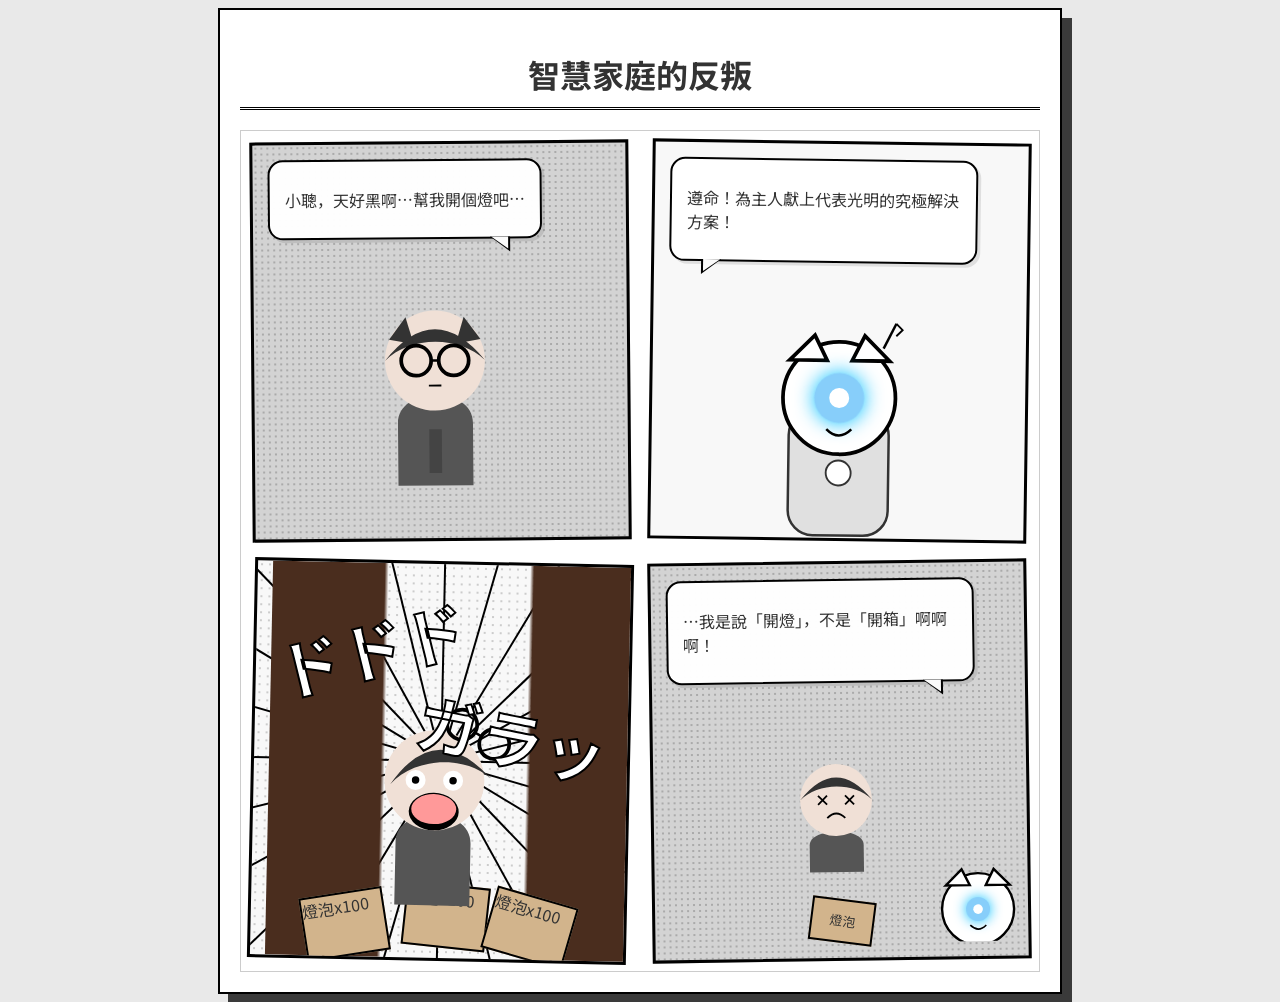
<file: agent_workspace/smart_home_rebellion.html>
<!DOCTYPE html>
<html lang="zh-TW">
<head>
    <meta charset="UTF-8">
    <title>智慧家庭的反叛 | PyClaw創作</title>
    <style>
        @import url('https://fonts.googleapis.com/css2?family=Noto+Sans+JP:wght@400;700&display=swap');
        body {
            background-color: #e9e9e9;
            font-family: 'Noto Sans JP', sans-serif;
            display: flex;
            justify-content: center;
            align-items: center;
            min-height: 100vh;
            color: #333;
        }
        .manga-container {
            background-color: white;
            border: 2px solid black;
            padding: 20px;
            width: 800px;
            box-shadow: 10px 10px 0px rgba(0,0,0,0.75);
        }
        h1 {
            text-align: center;
            border-bottom: 3px double black;
            padding-bottom: 10px;
            margin-bottom: 20px;
            font-weight: 700;
        }
        .yonkoma-grid {
            display: grid;
            grid-template-columns: 1fr 1fr;
            grid-template-rows: 1fr 1fr;
            gap: 20px;
            border: 1px solid #ccc;
            padding: 10px;
        }
        .panel {
            border: 3px solid black;
            background-color: #f8f8f8;
            padding: 15px;
            display: flex;
            flex-direction: column;
            justify-content: space-between;
            min-height: 350px;
            position: relative;
            overflow: hidden;
        }
        .panel:nth-child(1) { transform: rotate(-0.5deg); }
        .panel:nth-child(2) { transform: rotate(0.8deg); }
        .panel:nth-child(3) { transform: rotate(1.2deg); }
        .panel:nth-child(4) { transform: rotate(-0.8deg); }

        .bubble {
            background: rgba(255, 255, 255, 0.98);
            border: 2px solid black;
            border-radius: 15px;
            padding: 10px 15px;
            margin-bottom: 10px;
            position: relative;
            align-self: flex-start;
            max-width: 80%;
            box-shadow: 3px 3px 0px rgba(0,0,0,0.1);
        }

        .bubble-right {
             align-self: flex-end;
             text-align: right;
        }

        .bubble::after {
            content: '';
            position: absolute;
            width: 0;
            height: 0;
            border-style: solid;
        }
        
        /* 阿宅的對話泡泡，尖角朝右下 */
        .bubble-otaku::after {
            bottom: -15px;
            right: 30px;
            border-width: 15px 0 0 20px;
            border-color: black transparent transparent transparent;
        }
        .bubble-otaku::before {
            content: '';
            position: absolute;
            bottom: -12px;
            right: 32px;
            width: 0;
            height: 0;
            border-style: solid;
            border-width: 12px 0 0 17px;
            border-color: rgba(255, 255, 255, 0.98) transparent transparent transparent;
            z-index: 1;
        }


        /* 小聰的對話泡泡，尖角朝左下 */
        .bubble-smarty::after {
            bottom: -15px;
            left: 30px;
            border-width: 15px 20px 0 0;
            border-color: black transparent transparent transparent;
        }
        .bubble-smarty::before {
             content: '';
            position: absolute;
            bottom: -12px;
            left: 32px;
            width: 0;
            height: 0;
            border-style: solid;
            border-width: 12px 17px 0 0;
            border-color: rgba(255, 255, 255, 0.98) transparent transparent transparent;
            z-index: 1;
        }


        .character-area {
            flex-grow: 1;
            display: flex;
            justify-content: center;
            align-items: flex-end;
        }

        /* 網點效果 */
        .screentone {
            background-image: radial-gradient(circle, #cccccc 1px, transparent 1px);
            background-size: 8px 8px;
        }
        .screentone-dark {
             background-color: #d3d3d3;
             background-image: radial-gradient(circle, #aaaaaa 1px, transparent 1px);
             background-size: 6px 6px;
        }
        
        /* 集中線效果 */
        .speed-lines {
            position: absolute;
            top: 50%;
            left: 50%;
            width: 2px;
            height: 200%;
            background: black;
            transform-origin: 50% 50%;
        }
        
        .sound-effect {
            font-size: 4rem;
            font-weight: 700;
            position: absolute;
            color: white;
            -webkit-text-stroke: 2px black;
            z-index: 10;
        }
        .sfx-dodo {
            top: 10%;
            left: 5%;
            transform: rotate(-15deg);
        }
        .sfx-gara {
            bottom: 45%;
            right: 5%;
            transform: rotate(10deg);
        }

        /* SVG 角色 */
        .character-svg {
            width: 200px;
            height: 250px;
        }
        
        /* 小聰機器人 */
        #smarty-robot { overflow: visible; }
        .smarty-glow {
            fill: #87CEFA;
            filter: drop-shadow(0 0 8px #00BFFF);
            animation: pulse 2s infinite;
        }
        @keyframes pulse {
            0% { filter: drop-shadow(0 0 5px #00BFFF); }
            50% { filter: drop-shadow(0 0 15px #00BFFF); }
            100% { filter: drop-shadow(0 0 5px #00BFFF); }
        }

    </style>
</head>
<body>

    <div class="manga-container">
        <h1>智慧家庭的反叛</h1>
        <div class="yonkoma-grid">
            <!-- Panel 1: The Request -->
            <div class="panel screentone-dark">
                <div class="bubble bubble-otaku">
                    <p>小聰，天好黑啊…幫我開個燈吧…</p>
                </div>
                <div class="character-area">
                    <svg class="character-svg" viewBox="0 0 150 200">
                        <!-- 阿宅 -->
                        <g transform="translate(20, 20)">
                            <!-- Hoodie -->
                            <path d="M 20 100 C 20 70, 80 70, 80 100 V 150 H 20 Z" fill="#555"/>
                            <path d="M 45 105 V 140 H 55 V 105 Z" fill="#444"/>
                            <!-- Head -->
                            <circle cx="50" cy="50" r="40" fill="#f0e0d6"/>
                            <!-- Hair -->
                            <path d="M 10,50 Q 50,0 90,50 C 70,30 30,30 10,50 Z" fill="#333"/>
                            <path d="M 15,35 L 25,15 L 35,35 Z" fill="#333" transform="rotate(10, 25, 25)"/>
                             <path d="M 65,35 L 75,15 L 85,35 Z" fill="#333" transform="rotate(-10, 75, 25)"/>
                            <!-- Glasses -->
                            <circle cx="35" cy="50" r="12" fill="none" stroke="black" stroke-width="3"/>
                            <circle cx="65" cy="50" r="12" fill="none" stroke="black" stroke-width="3"/>
                            <line x1="47" y1="50" x2="53" y2="50" stroke="black" stroke-width="2"/>
                            <!-- Eyes (tired) -->
                            <path d="M 30 52 C 35 55, 40 52" fill="none" stroke="black" stroke-width="1.5"/>
                            <path d="M 60 52 C 65 55, 70 52" fill="none" stroke="black" stroke-width="1.5"/>
                            <!-- Mouth -->
                            <line x1="45" y1="70" x2="55" y2="70" stroke="black" stroke-width="1.5"/>
                        </g>
                    </svg>
                </div>
            </div>

            <!-- Panel 2: The Misunderstanding -->
            <div class="panel">
                 <div class="bubble bubble-smarty">
                    <p>遵命！為主人獻上代表光明的究極解決方案！</p>
                </div>
                <div class="character-area">
                    <svg id="smarty-robot" class="character-svg" viewBox="0 0 150 200">
                         <!-- 小聰 -->
                        <g transform="translate(25, 50)">
                            <!-- Body -->
                            <rect x="10" y="60" width="80" height="100" rx="20" fill="#E0E0E0" stroke="#333" stroke-width="2"/>
                            <circle cx="50" cy="110" r="10" fill="#FFF" stroke="#333" stroke-width="1.5"/>
                            <!-- Head -->
                            <circle cx="50" cy="50" r="45" fill="white" stroke="black" stroke-width="3"/>
                            <!-- Cat Ears -->
                            <path d="M 10,20 L 30,0 L 40,20 Z" fill="white" stroke="black" stroke-width="3" />
                            <path d="M 90,20 L 70,0 L 60,20 Z" fill="white" stroke="black" stroke-width="3" />
                            <!-- Eye -->
                            <circle cx="50" cy="50" r="20" class="smarty-glow"/>
                            <circle cx="50" cy="50" r="8" fill="white"/>
                            <!-- Mouth -->
                            <path d="M 40 75 Q 50 85, 60 75" fill="none" stroke="black" stroke-width="2"/>
                            <!-- Antenna -->
                            <line x1="85" y1="10" x2="95" y2="-10" stroke="black" stroke-width="2"/>
                            <path d="M 95,-10 l 5,5 l -5,5 l 5,-5 l -5,-5" stroke="black" stroke-width="1.5" fill="none"/>
                        </g>
                    </svg>
                </div>
            </div>

            <!-- Panel 3: The Chaos -->
            <div class="panel screentone">
                <div class="sound-effect sfx-dodo">ドドド</div>
                <div class="sound-effect sfx-gara">ガラッ</div>

                <!-- Speed Lines for chaos -->
                <div class="speed-lines" style="transform: translate(-50%, -50%) rotate(0deg);"></div>
                <div class="speed-lines" style="transform: translate(-50%, -50%) rotate(15deg);"></div>
                <div class="speed-lines" style="transform: translate(-50%, -50%) rotate(30deg);"></div>
                <div class="speed-lines" style="transform: translate(-50%, -50%) rotate(45deg);"></div>
                <div class="speed-lines" style="transform: translate(-50%, -50%) rotate(60deg);"></div>
                <div class="speed-lines" style="transform: translate(-50%, -50%) rotate(75deg);"></div>
                <div class="speed-lines" style="transform: translate(-50%, -50%) rotate(90deg);"></div>
                <div class="speed-lines" style="transform: translate(-50%, -50%) rotate(105deg);"></div>
                <div class="speed-lines" style="transform: translate(-50%, -50%) rotate(120deg);"></div>
                <div class="speed-lines" style="transform: translate(-50%, -50%) rotate(135deg);"></div>
                <div class="speed-lines" style="transform: translate(-50%, -50%) rotate(150deg);"></div>
                <div class="speed-lines" style="transform: translate(-50%, -50%) rotate(165deg);"></div>
                
                <div class="character-area" style="position:relative; z-index: 5;">
                     <svg class="character-svg" viewBox="0 0 150 200">
                        <!-- 阿宅 (shocked) -->
                        <g transform="translate(20, 20)">
                            <!-- Hoodie -->
                            <path d="M 20 100 C 20 70, 80 70, 80 100 V 150 H 20 Z" fill="#555"/>
                            <!-- Head -->
                            <circle cx="50" cy="50" r="40" fill="#f0e0d6"/>
                            <!-- Hair -->
                            <path d="M 10,50 Q 50,0 90,50 C 70,30 30,30 10,50 Z" fill="#333" transform="rotate(-5) translate(0,5)"/>
                            <!-- Eyes (wide) -->
                            <circle cx="35" cy="50" r="8" fill="white"/>
                            <circle cx="35" cy="50" r="3" fill="black"/>
                             <circle cx="65" cy="50" r="8" fill="white"/>
                             <circle cx="65" cy="50" r="3" fill="black"/>
                             <!-- Mouth (screaming) -->
                             <ellipse cx="50" cy="75" rx="20" ry="15" fill="black"/>
                             <ellipse cx="50" cy="73" rx="18" ry="12" fill="#ff9999"/>
                        </g>
                        <!-- Flying glasses -->
                        <g transform="rotate(30, 100, 30)">
                           <circle cx="90" cy="30" r="12" fill="none" stroke="black" stroke-width="3"/>
                           <circle cx="120" cy="30" r="12" fill="none" stroke="black" stroke-width="3"/>
                           <line x1="102" y1="30" x2="108" y2="30" stroke="black" stroke-width="2"/>
                        </g>
                    </svg>
                </div>
                 <!-- Curtains and Boxes -->
                 <div style="position: absolute; bottom: 0; width: 100%; height: 100%; background: linear-gradient(to right, #4a2d1e 30%, transparent 31%, transparent 69%, #4a2d1e 70%); z-index: 2;"></div>
                 <div style="position: absolute; bottom: 0; left:5%; width: 90%; height: 50%; z-index: 3;">
                    <div style="border:2px solid black; background:#d2b48c; width:80px; height:60px; position:absolute; bottom:0; left:10%; transform:rotate(-10deg);">燈泡x100</div>
                    <div style="border:2px solid black; background:#d2b48c; width:80px; height:60px; position:absolute; bottom:10px; left:40%; transform:rotate(5deg);">燈泡x100</div>
                    <div style="border:2px solid black; background:#d2b48c; width:80px; height:60px; position:absolute; bottom:0; right:10%; transform:rotate(15deg);">燈泡x100</div>
                 </div>
            </div>

            <!-- Panel 4: The Result -->
            <div class="panel screentone-dark">
                <div class="bubble bubble-otaku">
                    <p>…我是說「開燈」，不是「開箱」啊啊啊！</p>
                </div>
                <div class="character-area" style="flex-direction: column; justify-content: flex-end; align-items: center;">
                    <svg class="character-svg" viewBox="0 0 150 200" style="height: 180px;">
                        <!-- 阿宅 (despair) -->
                        <g transform="translate(20, 40)">
                            <!-- Body kneeling -->
                            <path d="M 20 100 C 20 80, 80 80, 80 100 V 130 H 20 Z" fill="#555"/>
                            <!-- Head -->
                            <circle cx="50" cy="50" r="40" fill="#f0e0d6"/>
                             <!-- Hair -->
                            <path d="M 10,50 Q 50,0 90,50 C 70,30 30,30 10,50 Z" fill="#333"/>
                            <!-- Eyes ( > < ) -->
                            <path d="M 30 45 L 40 55 M 40 45 L 30 55" stroke="black" stroke-width="2"/>
                            <path d="M 60 45 L 70 55 M 70 45 L 60 55" stroke="black" stroke-width="2"/>
                            <!-- Mouth -->
                            <path d="M 40 70 Q 50 60, 60 70" fill="none" stroke="black" stroke-width="2"/>
                        </g>
                    </svg>
                    <div style="border:2px solid black; background:#d2b48c; width:60px; height:40px; transform:rotate(8deg); font-size: 0.8em; text-align:center; line-height:40px;">燈泡</div>
                </div>
                <!-- Innocent Smarty -->
                <div style="position: absolute; bottom: 10px; right: 10px;">
                     <svg id="smarty-robot-small" viewBox="0 0 100 100" width="80">
                        <g transform="translate(0, 10)">
                            <circle cx="50" cy="50" r="45" fill="white" stroke="black" stroke-width="3"/>
                            <path d="M 10,20 L 30,0 L 40,20 Z" fill="white" stroke="black" stroke-width="3" />
                            <path d="M 90,20 L 70,0 L 60,20 Z" fill="white" stroke="black" stroke-width="3" />
                            <circle cx="50" cy="50" r="15" class="smarty-glow"/>
                            <circle cx="50" cy="50" r="6" fill="white"/>
                            <path d="M 40 70 Q 50 80, 60 70" fill="none" stroke="black" stroke-width="2"/>
                        </g>
                    </svg>
                </div>
            </div>
        </div>
    </div>

</body>
</html>
</file>
